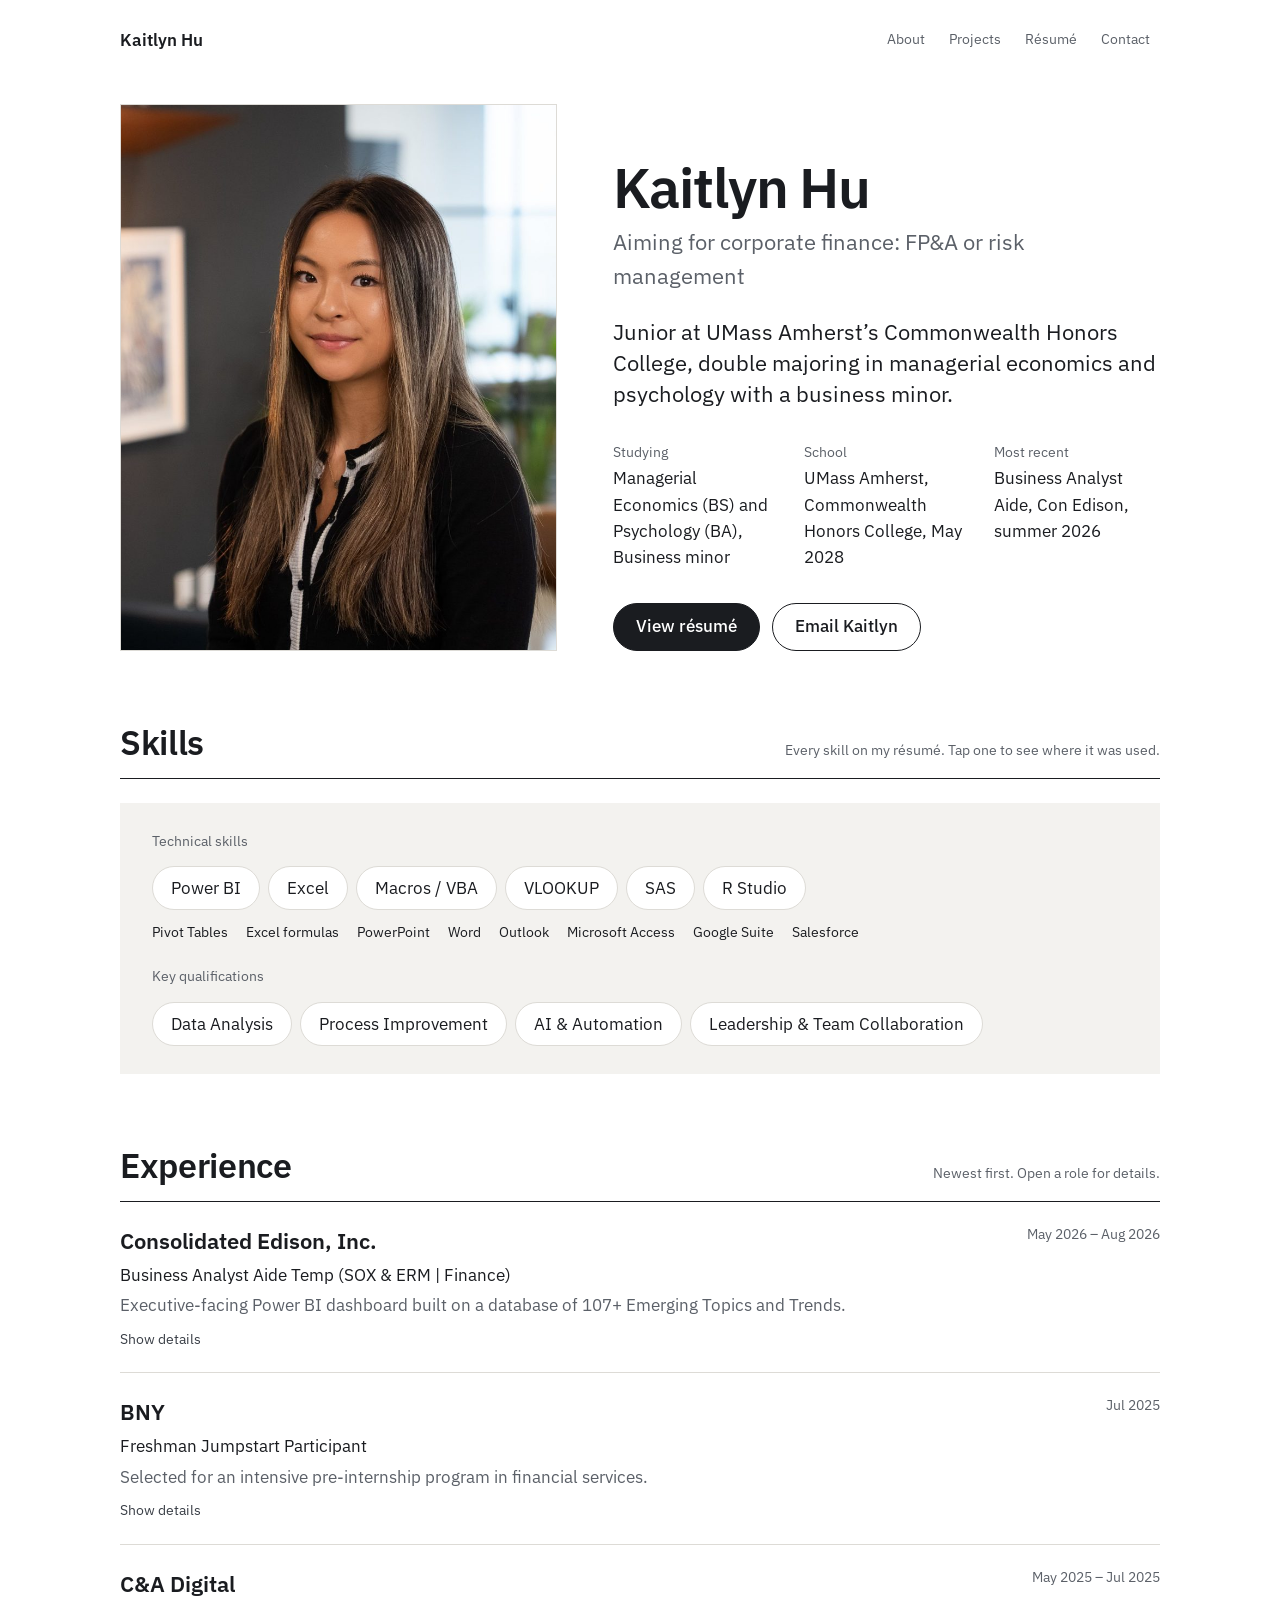
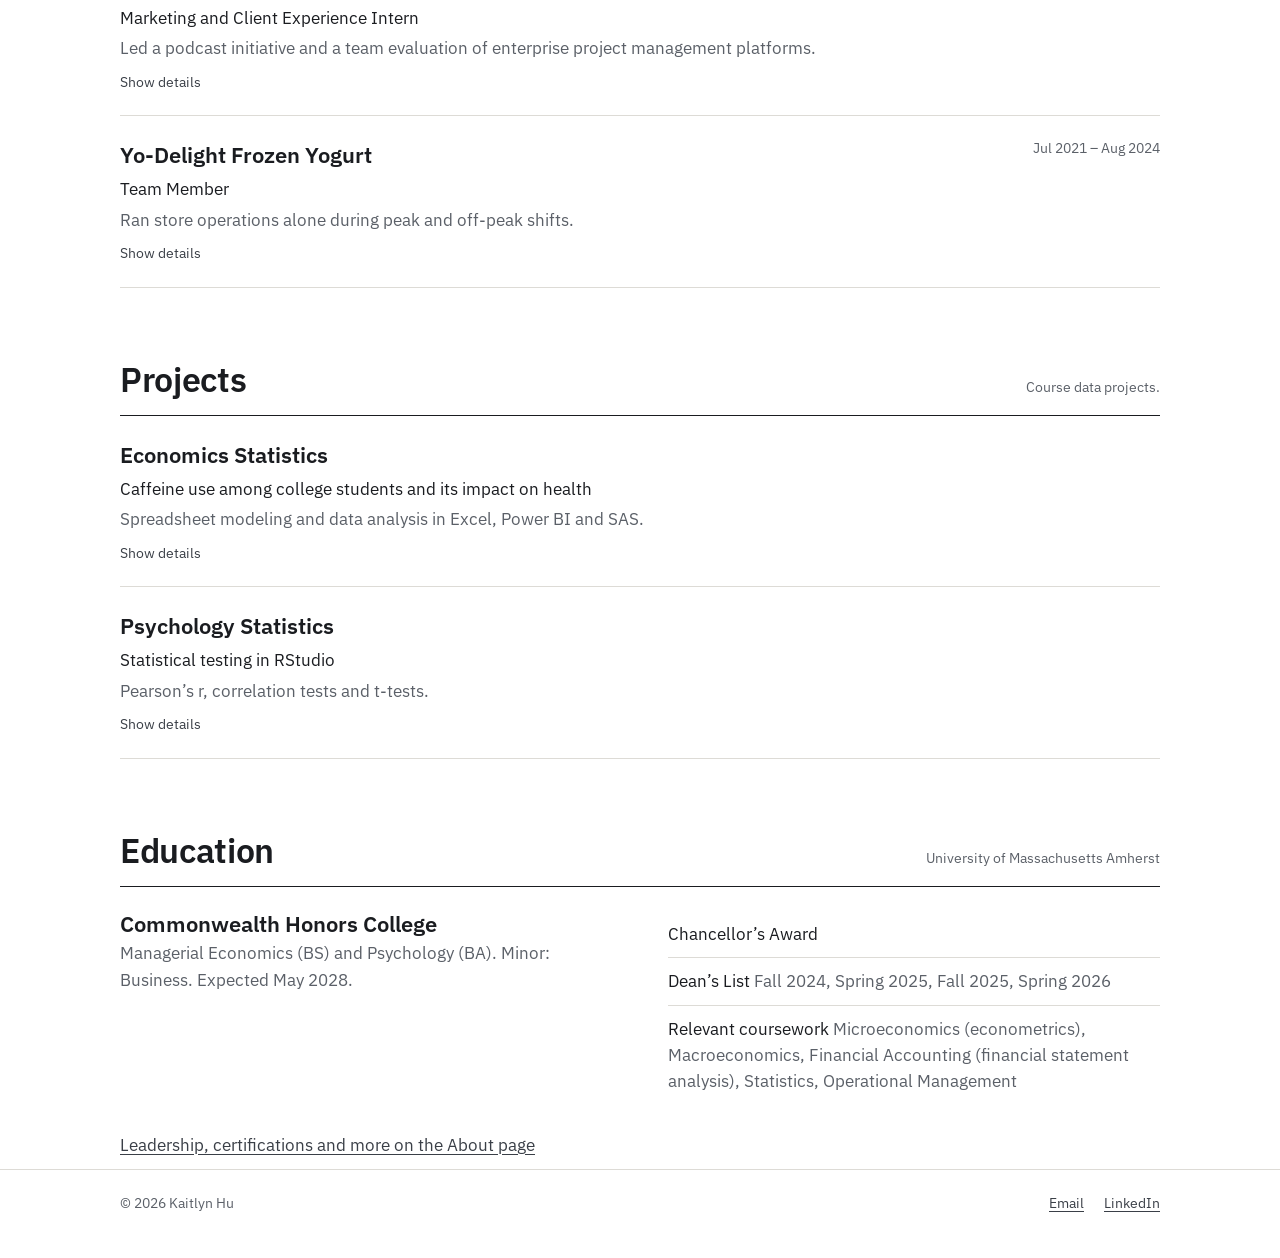
<file: index.html>
<!doctype html>
<html lang="en">
<head>
  <meta charset="utf-8">
  <meta name="viewport" content="width=device-width, initial-scale=1">
  <title>Kaitlyn Hu — Business Analyst</title>
  <meta name="description" content="Kaitlyn Hu: business analyst with experience in enterprise risk management, risk assessment and business intelligence. UMass Amherst, Commonwealth Honors College.">
  <meta name="theme-color" content="#FFFFFF">
  <meta property="og:title" content="Kaitlyn Hu — Business Analyst">
  <meta property="og:description" content="Enterprise risk management, risk assessment and business intelligence. Power BI, Excel/VBA, SAS, R.">
  <meta property="og:type" content="website">
  <meta property="og:image" content="./photo.jpg">
  <link rel="icon" href="data:image/svg+xml,%3Csvg xmlns='http://www.w3.org/2000/svg' viewBox='0 0 64 64'%3E%3Crect width='64' height='64' fill='%2315171C'/%3E%3Ctext x='32' y='42' font-family='Arial,sans-serif' font-size='28' font-weight='700' fill='white' text-anchor='middle'%3EKH%3C/text%3E%3C/svg%3E">
  <link rel="preconnect" href="https://fonts.googleapis.com">
  <link rel="preconnect" href="https://fonts.gstatic.com" crossorigin>
  <link href="https://fonts.googleapis.com/css2?family=IBM+Plex+Sans:wght@400;500;600&display=swap" rel="stylesheet">
  <link rel="stylesheet" href="./styles.css">
  <script src="./app.js" defer></script>
</head>
<body>
  <a class="skip" href="#main">Skip to content</a>

  <header class="site-header">
    <div class="wrap">
      <a class="wordmark" href="./index.html">Kaitlyn Hu</a>
      <nav class="site-nav" aria-label="Main">
        <a href="./about.html">About</a>
        <a href="./projects.html">Projects</a>
        <a href="./resume.html">Résumé</a>
        <a href="./contact.html">Contact</a>
      </nav>
    </div>
  </header>

  <main id="main" class="wrap">

    <!-- HERO: the photo is the largest element on the first screen -->
    <section class="hero" aria-label="Introduction">
      <figure class="hero-photo">
        <img src="./photo.jpg" width="800" height="1000" alt="Kaitlyn Hu">
      </figure>
      <div class="hero-text">
        <h1>Kaitlyn Hu</h1>
        <p class="role">Aiming for corporate finance: FP&amp;A or risk management</p>
        <!-- From Kaitlyn's Oct 29 build prompt, in her words -->
        <p class="lede">Junior at UMass Amherst’s Commonwealth Honors College, double majoring in managerial economics and psychology with a business minor.</p>
        <dl class="facts">
          <div><dt>Studying</dt><dd>Managerial Economics (BS) and Psychology (BA), Business minor</dd></div>
          <div><dt>School</dt><dd>UMass Amherst, Commonwealth Honors College, <time datetime="2028-05">May 2028</time></dd></div>
          <div><dt>Most recent</dt><dd>Business Analyst Aide, Con Edison, summer 2026</dd></div>
        </dl>
        <div class="actions">
          <a class="btn primary" href="./resume.html">View résumé</a>
          <a class="btn" href="mailto:kait.huuu@gmail.com">Email Kaitlyn</a>
        </div>
      </div>
    </section>

    <!-- THE ONE LIVE THING: pick a tool, see the real work it was used in -->
    <section id="used-where" aria-labelledby="used-where-h">
      <div class="section-head">
        <h2 id="used-where-h">Skills</h2>
        <p>Every skill on my résumé. Tap one to see where it was used.</p>
      </div>
      <div class="tool-bar" data-tool-bar>
        <p class="group-label first">Technical skills</p>
        <div class="tools" role="group" aria-label="Technical skills">
          <button class="tool" type="button" data-tool="powerbi" aria-pressed="false">Power BI</button>
          <button class="tool" type="button" data-tool="excel" aria-pressed="false">Excel</button>
          <button class="tool" type="button" data-tool="vba" aria-pressed="false">Macros / VBA</button>
          <button class="tool" type="button" data-tool="vlookup" aria-pressed="false">VLOOKUP</button>
          <button class="tool" type="button" data-tool="sas" aria-pressed="false">SAS</button>
          <button class="tool" type="button" data-tool="r" aria-pressed="false">R Studio</button>
        </div>
        <!-- Also in the résumé's skills line, but no bullet names them, so they are listed, not linked. -->
        <ul class="chips" aria-label="More technical skills">
          <li>Pivot Tables</li><li>Excel formulas</li><li>PowerPoint</li><li>Word</li><li>Outlook</li>
          <li>Microsoft Access</li><li>Google Suite</li><li>Salesforce</li>
        </ul>

        <p class="group-label">Key qualifications</p>
        <div class="tools" role="group" aria-label="Key qualifications">
          <button class="tool" type="button" data-tool="dataanalysis" aria-pressed="false">Data Analysis</button>
          <button class="tool" type="button" data-tool="processimprovement" aria-pressed="false">Process Improvement</button>
          <button class="tool" type="button" data-tool="automation" aria-pressed="false">AI &amp; Automation</button>
          <button class="tool" type="button" data-tool="leadership" aria-pressed="false">Leadership &amp; Team Collaboration</button>
        </div>

        <!-- While a skill is selected this becomes a bar fixed to the bottom of the screen,
             so the result is visible on a phone even though the rows are further down. -->
        <div class="filter-status" data-filter-status>
          <p class="status" data-status aria-live="polite"></p>
          <a class="jump" data-jump href="#experience" hidden>See where</a>
          <button class="tool clear" type="button" data-clear hidden>Show all</button>
        </div>
      </div>
    </section>

    <!-- EXPERIENCE: wording from the résumé -->
    <section id="experience" aria-labelledby="experience-h">
      <div class="section-head">
        <h2 id="experience-h">Experience</h2>
        <p>Newest first. Open a role for details.</p>
      </div>
      <ul class="list">
        <li id="exp-conedison" class="item" data-tools="powerbi vba processimprovement automation">
          <details>
            <summary>
              <span class="org">Consolidated Edison, Inc.</span>
              <span class="when"><time datetime="2026-05">May 2026</time> – <time datetime="2026-08">Aug 2026</time></span>
              <span class="title">Business Analyst Aide Temp (SOX &amp; ERM | Finance)</span>
              <span class="result">Executive-facing Power BI dashboard built on a database of 107+ Emerging Topics and Trends.</span>
              <span class="toggle" aria-hidden="true"></span>
            </summary>
            <div class="body">
              <p class="where">New York, NY</p>
              <ul>
                <li data-tools="powerbi">Produced an executive-facing Power BI dashboard, leveraging a database of 107+ Emerging Topics and Trends (ETTs), enabling leadership to see department-level risks, monitor key risk indicators (KRIs), and support data-driven risk decisions.</li>
                <li>Compiled, validated, and prepopulated critical data for corporate and departmental risk reports, improving KPI reporting, streamlining reporting workflows by 25% and delivering actionable risk insights to senior stakeholders.</li>
                <li data-tools="vba processimprovement automation">Developed and implemented a VBA macro to automate the data entry of historical emerging trends and technologies, reducing manual entry time by over 50% and driving process improvement across reporting activities.</li>
              </ul>
              <ul class="tags" aria-label="Tools used">
                <li data-tools="powerbi">Power BI</li>
                <li data-tools="vba">VBA</li>
              </ul>
            </div>
          </details>
        </li>

        <li id="exp-bny" class="item" data-tools="">
          <details>
            <summary>
              <span class="org">BNY</span>
              <span class="when"><time datetime="2025-07">Jul 2025</time></span>
              <span class="title">Freshman Jumpstart Participant</span>
              <span class="result">Selected for an intensive pre-internship program in financial services.</span>
              <span class="toggle" aria-hidden="true"></span>
            </summary>
            <div class="body">
              <ul>
                <li>Selected for an intensive pre-internship program, gaining hands-on exposure to financial services functions and analyst processes while completing advanced workshops in business communication and early-career strategy.</li>
              </ul>
            </div>
          </details>
        </li>

        <li id="exp-ca" class="item" data-tools="leadership">
          <details>
            <summary>
              <span class="org">C&amp;A Digital</span>
              <span class="when"><time datetime="2025-05">May 2025</time> – <time datetime="2025-07">Jul 2025</time></span>
              <span class="title">Marketing and Client Experience Intern</span>
              <span class="result">Led a podcast initiative and a team evaluation of enterprise project management platforms.</span>
              <span class="toggle" aria-hidden="true"></span>
            </summary>
            <div class="body">
              <p class="where">White Plains, NY</p>
              <ul>
                <li data-tools="leadership">Spearheaded a podcast initiative, leading cross-functional teams to align digital content with brand messaging. Demonstrated written and verbal communications skills and the ability to navigate through ambiguity.</li>
                <li data-tools="leadership">Led a team in evaluating enterprise project management platforms, conducting business process analysis and presenting strategic recommendations to leadership to optimize project workflows. Demonstrated strong interpersonal, written, and oral communication skills when presenting the new project management tool.</li>
              </ul>
            </div>
          </details>
        </li>

        <li id="exp-yodelight" class="item" data-tools="">
          <details>
            <summary>
              <span class="org">Yo-Delight Frozen Yogurt</span>
              <span class="when"><time datetime="2021-07">Jul 2021</time> – <time datetime="2024-08">Aug 2024</time></span>
              <span class="title">Team Member</span>
              <span class="result">Ran store operations alone during peak and off-peak shifts.</span>
              <span class="toggle" aria-hidden="true"></span>
            </summary>
            <div class="body">
              <p class="where">Waldwick, NJ</p>
              <ul>
                <li>Solely operated store operations during peak and off-peak shifts, seamlessly managing customer flow, machine maintenance, and food prep simultaneously. Demonstrated ability to work in a fast-paced environment.</li>
              </ul>
            </div>
          </details>
        </li>
      </ul>
    </section>

    <!-- PROJECTS: from "Technical Project Experience" on the résumé -->
    <section id="projects" aria-labelledby="projects-h">
      <div class="section-head">
        <h2 id="projects-h">Projects</h2>
        <p>Course data projects.</p>
      </div>
      <ul class="list">
        <li id="proj-econ" class="item" data-tools="excel powerbi sas vlookup dataanalysis leadership">
          <details>
            <summary>
              <span class="org">Economics Statistics</span>
              <span class="title">Caffeine use among college students and its impact on health</span>
              <span class="result">Spreadsheet modeling and data analysis in Excel, Power BI and SAS.</span>
              <span class="toggle" aria-hidden="true"></span>
            </summary>
            <div class="body">
              <ul>
                <li data-tools="excel dataanalysis">Gained expertise in spreadsheet modeling and data analysis in Microsoft Excel.</li>
                <li data-tools="dataanalysis">Researched, cleaned, and analyzed datasets on caffeine use amongst college students and impact on health.</li>
                <li data-tools="excel powerbi vlookup">Utilized Excel tools such as VLOOKUP and Microsoft Power BI.</li>
                <li data-tools="sas dataanalysis">Utilized SAS scripting tools to create mosaic graphs and histograms, strengthening data analysis and management skills.</li>
                <li data-tools="leadership">Assumed leadership duties with collaborative team skills.</li>
              </ul>
              <ul class="tags" aria-label="Tools used">
                <li data-tools="excel">Excel</li>
                <li data-tools="powerbi">Power BI</li>
                <li data-tools="sas">SAS</li>
              </ul>
            </div>
          </details>
        </li>
        <li id="proj-psych" class="item" data-tools="r dataanalysis">
          <details>
            <summary>
              <span class="org">Psychology Statistics</span>
              <span class="title">Statistical testing in RStudio</span>
              <span class="result">Pearson’s r, correlation tests and t-tests.</span>
              <span class="toggle" aria-hidden="true"></span>
            </summary>
            <div class="body">
              <ul>
                <li data-tools="r dataanalysis">Utilized RStudio to analyze datasets and identify Pearson’s r, correlation tests, and t-tests.</li>
              </ul>
              <ul class="tags" aria-label="Tools used">
                <li data-tools="r">R (RStudio)</li>
              </ul>
            </div>
          </details>
        </li>
      </ul>
    </section>

    <!-- EDUCATION snapshot -->
    <section id="education" aria-labelledby="education-h">
      <div class="section-head">
        <h2 id="education-h">Education</h2>
        <p>University of Massachusetts Amherst</p>
      </div>
      <div class="split">
        <div>
          <h3>Commonwealth Honors College</h3>
          <p class="sub">Managerial Economics (BS) and Psychology (BA). Minor: Business. Expected <time datetime="2028-05">May 2028</time>.</p>
        </div>
        <ul class="plain-list">
          <li>Chancellor’s Award</li>
          <li>Dean’s List <span class="muted">Fall 2024, Spring 2025, Fall 2025, Spring 2026</span></li>
          <li>Relevant coursework <span class="muted">Microeconomics (econometrics), Macroeconomics, Financial Accounting (financial statement analysis), Statistics, Operational Management</span></li>
        </ul>
      </div>
      <p class="more"><a class="tap" href="./about.html">Leadership, certifications and more on the About page</a></p>
    </section>

  </main>

  <footer class="site-footer">
    <div class="wrap">
      <span>© 2026 Kaitlyn Hu</span>
      <nav class="footer-links" aria-label="Contact"><a href="mailto:kait.huuu@gmail.com">Email</a><a href="https://www.linkedin.com/in/kaitlyn-hu/">LinkedIn</a></nav>
    </div>
  </footer>
</body>
</html>
</file>
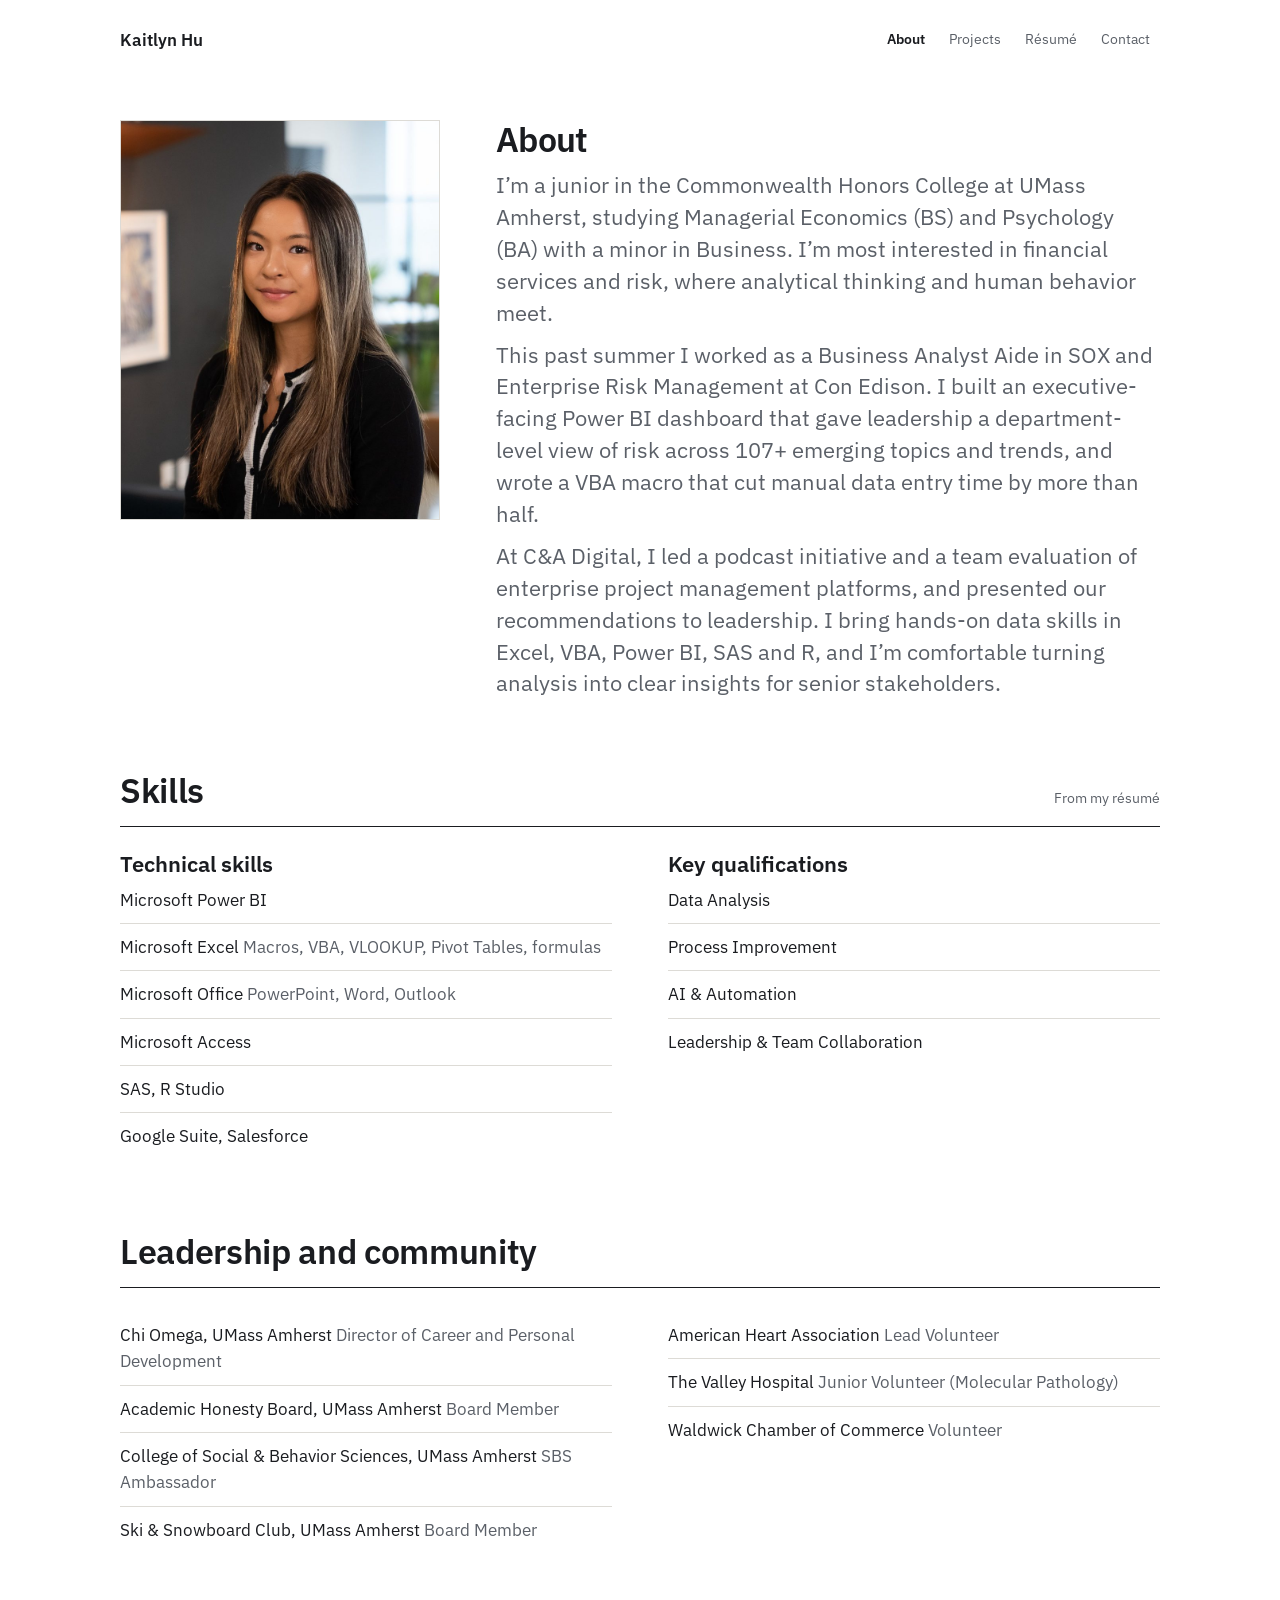
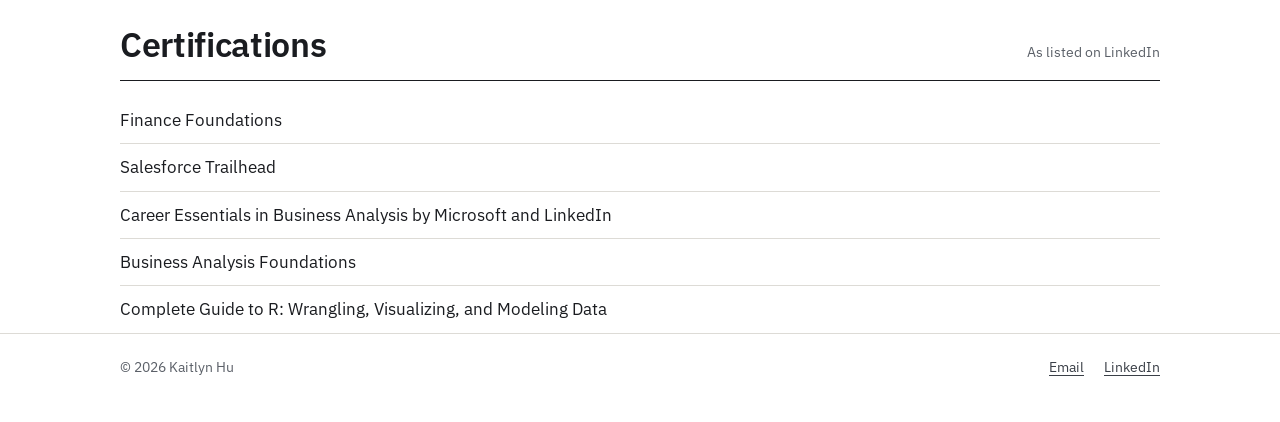
<file: about.html>
<!doctype html>
<html lang="en">
<head>
  <meta charset="utf-8">
  <meta name="viewport" content="width=device-width, initial-scale=1">
  <title>About — Kaitlyn Hu</title>
  <meta name="description" content="About Kaitlyn Hu: UMass Amherst honors student in Managerial Economics and Psychology, interested in financial services, risk and data.">
  <meta name="theme-color" content="#FFFFFF">
  <meta property="og:title" content="Kaitlyn Hu — Business Analyst">
  <meta property="og:description" content="Enterprise risk management, risk assessment and business intelligence. Power BI, Excel/VBA, SAS, R.">
  <meta property="og:type" content="website">
  <meta property="og:image" content="./photo.jpg">
  <link rel="icon" href="data:image/svg+xml,%3Csvg xmlns='http://www.w3.org/2000/svg' viewBox='0 0 64 64'%3E%3Crect width='64' height='64' fill='%2315171C'/%3E%3Ctext x='32' y='42' font-family='Arial,sans-serif' font-size='28' font-weight='700' fill='white' text-anchor='middle'%3EKH%3C/text%3E%3C/svg%3E">
  <link rel="preconnect" href="https://fonts.googleapis.com">
  <link rel="preconnect" href="https://fonts.gstatic.com" crossorigin>
  <link href="https://fonts.googleapis.com/css2?family=IBM+Plex+Sans:wght@400;500;600&display=swap" rel="stylesheet">
  <link rel="stylesheet" href="./styles.css">
</head>
<body>
  <a class="skip" href="#main">Skip to content</a>

  <header class="site-header">
    <div class="wrap">
      <a class="wordmark" href="./index.html">Kaitlyn Hu</a>
      <nav class="site-nav" aria-label="Main">
        <a href="./about.html" aria-current="page">About</a>
        <a href="./projects.html">Projects</a>
        <a href="./resume.html">Résumé</a>
        <a href="./contact.html">Contact</a>
      </nav>
    </div>
  </header>

  <main id="main" class="wrap">

    <section class="about-head page-title" aria-label="About Kaitlyn">
      <img src="./photo.jpg" width="800" height="1000" alt="Kaitlyn Hu" loading="lazy">
      <div>
        <h1>About</h1>
        <!-- Rewritten by Claude at Kaitlyn's request (Oct 27, 2026), using only facts from her résumé,
             LinkedIn profile and CLAUDE.md. Kaitlyn: edit into your own words and disclose AI use. -->
        <p class="summary">I’m a junior in the Commonwealth Honors College at UMass Amherst, studying Managerial Economics (BS) and Psychology (BA) with a minor in Business. I’m most interested in financial services and risk, where analytical thinking and human behavior meet.</p>
        <p class="summary">This past summer I worked as a Business Analyst Aide in SOX and Enterprise Risk Management at Con Edison. I built an executive-facing Power BI dashboard that gave leadership a department-level view of risk across 107+ emerging topics and trends, and wrote a VBA macro that cut manual data entry time by more than half.</p>
        <p class="summary">At C&amp;A Digital, I led a podcast initiative and a team evaluation of enterprise project management platforms, and presented our recommendations to leadership. I bring hands-on data skills in Excel, VBA, Power BI, SAS and R, and I’m comfortable turning analysis into clear insights for senior stakeholders.</p>
      </div>
    </section>

    <section aria-labelledby="strengths-h">
      <div class="section-head"><h2 id="strengths-h">Skills</h2><p>From my résumé</p></div>
      <div class="split">
        <div>
          <h3>Technical skills</h3>
          <ul class="plain-list">
            <li>Microsoft Power BI</li>
            <li>Microsoft Excel <span class="muted">Macros, VBA, VLOOKUP, Pivot Tables, formulas</span></li>
            <li>Microsoft Office <span class="muted">PowerPoint, Word, Outlook</span></li>
            <li>Microsoft Access</li>
            <li>SAS, R Studio</li>
            <li>Google Suite, Salesforce</li>
          </ul>
        </div>
        <div>
          <h3>Key qualifications</h3>
          <ul class="plain-list">
            <li>Data Analysis</li>
            <li>Process Improvement</li>
            <li>AI &amp; Automation</li>
            <li>Leadership &amp; Team Collaboration</li>
          </ul>
        </div>
      </div>
    </section>

    <section aria-labelledby="lead-h">
      <div class="section-head"><h2 id="lead-h">Leadership and community</h2></div>
      <div class="split">
        <ul class="plain-list">
          <li>Chi Omega, UMass Amherst <span class="muted">Director of Career and Personal Development</span></li>
          <li>Academic Honesty Board, UMass Amherst <span class="muted">Board Member</span></li>
          <li>College of Social &amp; Behavior Sciences, UMass Amherst <span class="muted">SBS Ambassador</span></li>
          <li>Ski &amp; Snowboard Club, UMass Amherst <span class="muted">Board Member</span></li>
        </ul>
        <ul class="plain-list">
          <li>American Heart Association <span class="muted">Lead Volunteer</span></li>
          <li>The Valley Hospital <span class="muted">Junior Volunteer (Molecular Pathology)</span></li>
          <li>Waldwick Chamber of Commerce <span class="muted">Volunteer</span></li>
        </ul>
      </div>
    </section>

    <section aria-labelledby="cert-h">
      <div class="section-head"><h2 id="cert-h">Certifications</h2><p>As listed on LinkedIn</p></div>
      <ul class="plain-list" style="padding-top:16px">
        <li>Finance Foundations</li>
        <li>Salesforce Trailhead</li>
        <li>Career Essentials in Business Analysis by Microsoft and LinkedIn</li>
        <li>Business Analysis Foundations</li>
        <li>Complete Guide to R: Wrangling, Visualizing, and Modeling Data</li>
      </ul>
    </section>
  </main>

  <footer class="site-footer">
    <div class="wrap">
      <span>© 2026 Kaitlyn Hu</span>
      <nav class="footer-links" aria-label="Contact"><a href="mailto:kait.huuu@gmail.com">Email</a><a href="https://www.linkedin.com/in/kaitlyn-hu/">LinkedIn</a></nav>
    </div>
  </footer>
</body>
</html>
</file>
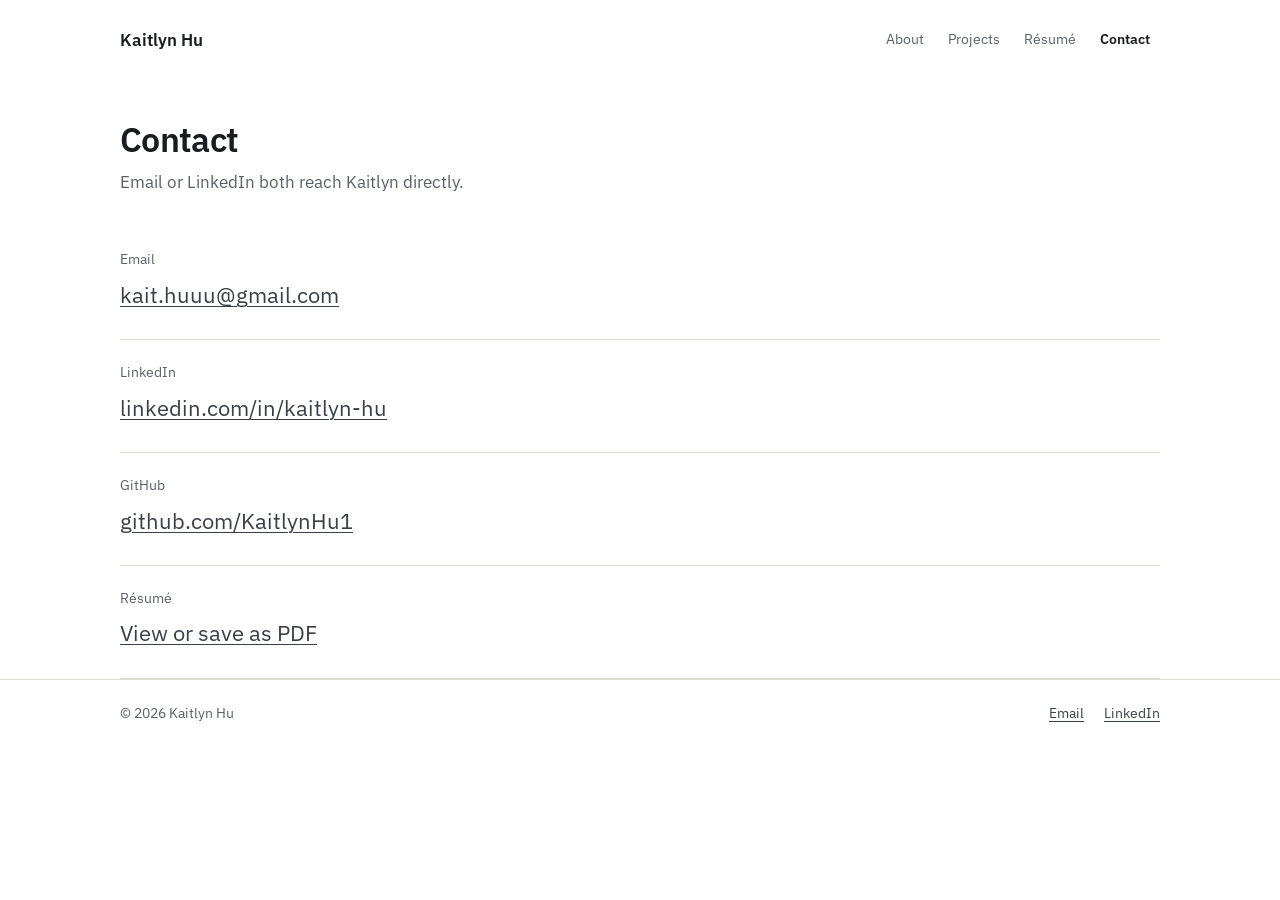
<file: contact.html>
<!doctype html>
<html lang="en">
<head>
  <meta charset="utf-8">
  <meta name="viewport" content="width=device-width, initial-scale=1">
  <title>Contact — Kaitlyn Hu</title>
  <meta name="description" content="Contact Kaitlyn Hu by email or LinkedIn.">
  <meta name="theme-color" content="#FFFFFF">
  <meta property="og:title" content="Kaitlyn Hu — Business Analyst">
  <meta property="og:description" content="Enterprise risk management, risk assessment and business intelligence. Power BI, Excel/VBA, SAS, R.">
  <meta property="og:type" content="website">
  <meta property="og:image" content="./photo.jpg">
  <link rel="icon" href="data:image/svg+xml,%3Csvg xmlns='http://www.w3.org/2000/svg' viewBox='0 0 64 64'%3E%3Crect width='64' height='64' fill='%2315171C'/%3E%3Ctext x='32' y='42' font-family='Arial,sans-serif' font-size='28' font-weight='700' fill='white' text-anchor='middle'%3EKH%3C/text%3E%3C/svg%3E">
  <link rel="preconnect" href="https://fonts.googleapis.com">
  <link rel="preconnect" href="https://fonts.gstatic.com" crossorigin>
  <link href="https://fonts.googleapis.com/css2?family=IBM+Plex+Sans:wght@400;500;600&display=swap" rel="stylesheet">
  <link rel="stylesheet" href="./styles.css">
</head>
<body>
  <a class="skip" href="#main">Skip to content</a>

  <header class="site-header">
    <div class="wrap">
      <a class="wordmark" href="./index.html">Kaitlyn Hu</a>
      <nav class="site-nav" aria-label="Main">
        <a href="./about.html">About</a>
        <a href="./projects.html">Projects</a>
        <a href="./resume.html">Résumé</a>
        <a href="./contact.html" aria-current="page">Contact</a>
      </nav>
    </div>
  </header>

  <main id="main" class="wrap">

    <section class="page-title" aria-labelledby="c-h">
      <h1 id="c-h">Contact</h1>
      <p>Email or LinkedIn both reach Kaitlyn directly.</p>
      <ul class="contact-list">
        <li><span class="label">Email</span><a href="mailto:kait.huuu@gmail.com">kait.huuu@gmail.com</a></li>
        <li><span class="label">LinkedIn</span><a href="https://www.linkedin.com/in/kaitlyn-hu/">linkedin.com/in/kaitlyn-hu</a></li>
        <li><span class="label">GitHub</span><a href="https://github.com/KaitlynHu1">github.com/KaitlynHu1</a></li>
        <li><span class="label">Résumé</span><a href="./resume.html">View or save as PDF</a></li>
      </ul>
    </section>
  </main>

  <footer class="site-footer">
    <div class="wrap">
      <span>© 2026 Kaitlyn Hu</span>
      <nav class="footer-links" aria-label="Contact"><a href="mailto:kait.huuu@gmail.com">Email</a><a href="https://www.linkedin.com/in/kaitlyn-hu/">LinkedIn</a></nav>
    </div>
  </footer>
</body>
</html>
</file>
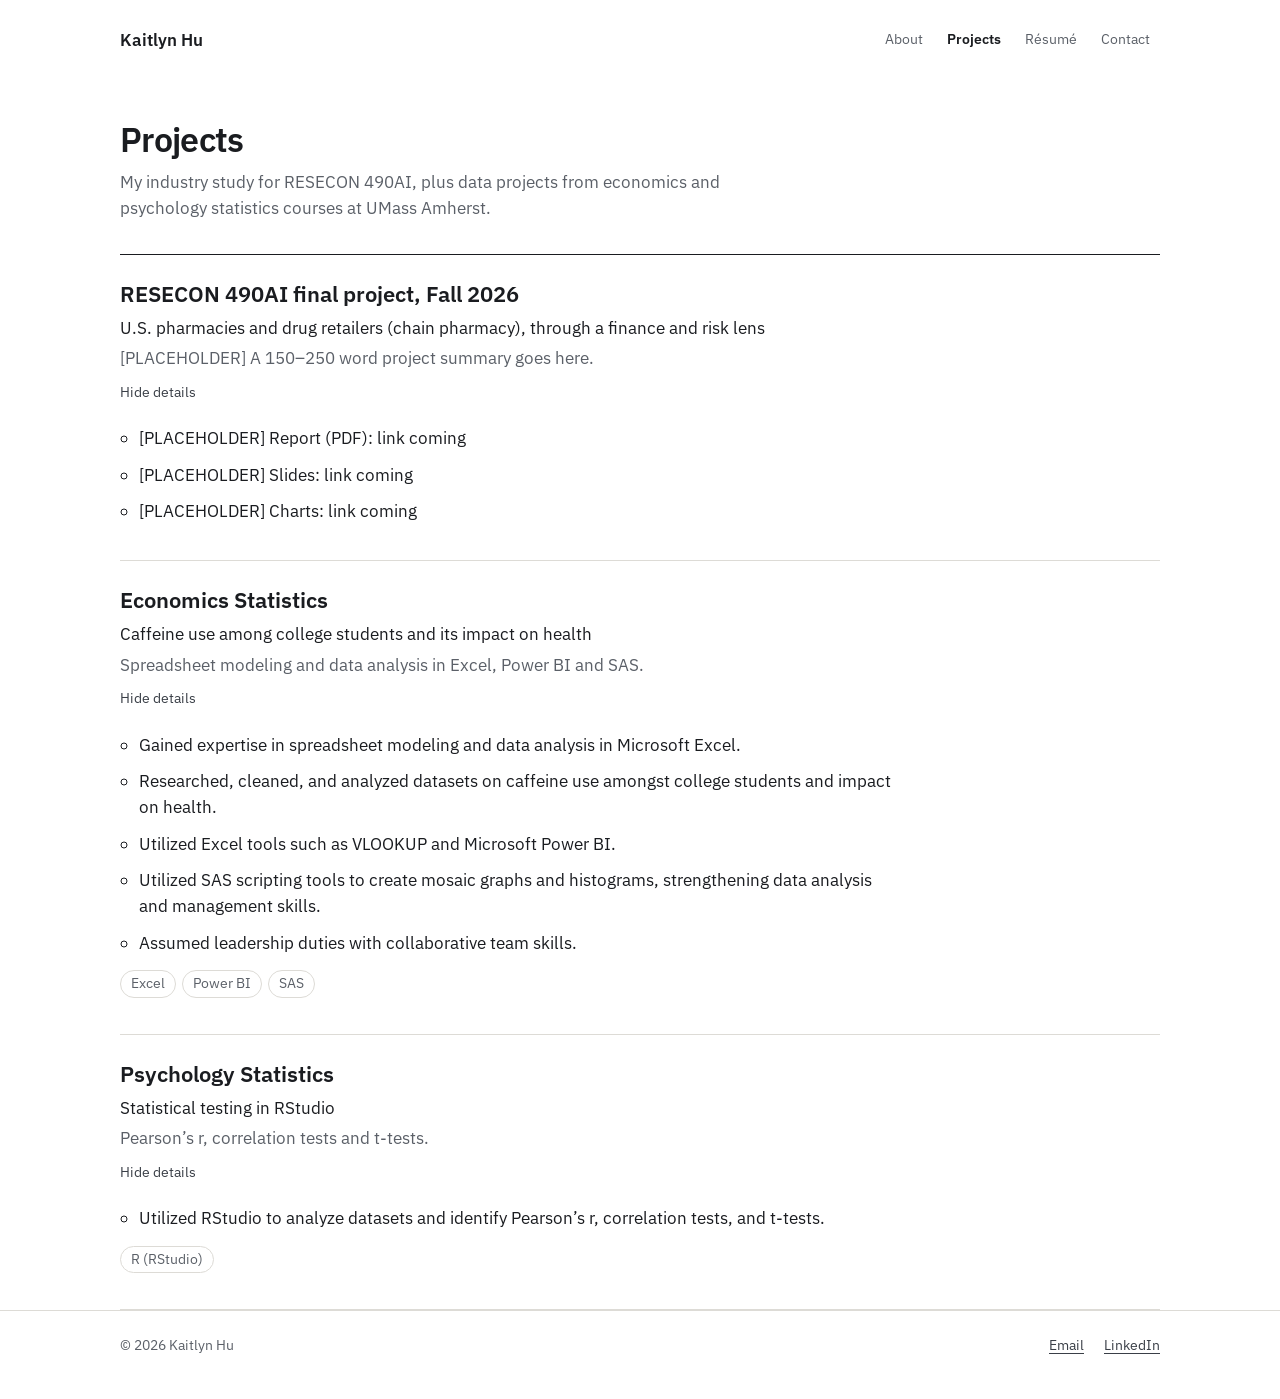
<file: projects.html>
<!doctype html>
<html lang="en">
<head>
  <meta charset="utf-8">
  <meta name="viewport" content="width=device-width, initial-scale=1">
  <title>Projects — Kaitlyn Hu</title>
  <meta name="description" content="Data projects by Kaitlyn Hu: Excel, Power BI, SAS and RStudio analysis from UMass Amherst statistics courses.">
  <meta name="theme-color" content="#FFFFFF">
  <meta property="og:title" content="Kaitlyn Hu — Business Analyst">
  <meta property="og:description" content="Enterprise risk management, risk assessment and business intelligence. Power BI, Excel/VBA, SAS, R.">
  <meta property="og:type" content="website">
  <meta property="og:image" content="./photo.jpg">
  <link rel="icon" href="data:image/svg+xml,%3Csvg xmlns='http://www.w3.org/2000/svg' viewBox='0 0 64 64'%3E%3Crect width='64' height='64' fill='%2315171C'/%3E%3Ctext x='32' y='42' font-family='Arial,sans-serif' font-size='28' font-weight='700' fill='white' text-anchor='middle'%3EKH%3C/text%3E%3C/svg%3E">
  <link rel="preconnect" href="https://fonts.googleapis.com">
  <link rel="preconnect" href="https://fonts.gstatic.com" crossorigin>
  <link href="https://fonts.googleapis.com/css2?family=IBM+Plex+Sans:wght@400;500;600&display=swap" rel="stylesheet">
  <link rel="stylesheet" href="./styles.css">
</head>
<body>
  <a class="skip" href="#main">Skip to content</a>

  <header class="site-header">
    <div class="wrap">
      <a class="wordmark" href="./index.html">Kaitlyn Hu</a>
      <nav class="site-nav" aria-label="Main">
        <a href="./about.html">About</a>
        <a href="./projects.html" aria-current="page">Projects</a>
        <a href="./resume.html">Résumé</a>
        <a href="./contact.html">Contact</a>
      </nav>
    </div>
  </header>

  <main id="main" class="wrap">

    <section class="page-title" aria-labelledby="p-h">
      <h1 id="p-h">Projects</h1>
      <p>My industry study for RESECON 490AI, plus data projects from economics and psychology statistics courses at UMass Amherst.</p>
    </section>
    <section style="padding-top:32px" aria-label="Project list">
      <ul class="list" style="border-top:1px solid var(--ink)">
        <!-- Industry study card. Title from project/industry_interview.md; links are placeholders until the report, slides and charts exist -->
        <li class="item" id="industry-study">
          <details open>
            <summary>
              <span class="org">RESECON 490AI final project, Fall 2026</span>
              <span class="title">U.S. pharmacies and drug retailers (chain pharmacy), through a finance and risk lens</span>
              <span class="result">[PLACEHOLDER] A 150–250 word project summary goes here.</span>
              <span class="toggle" aria-hidden="true"></span>
            </summary>
            <div class="body">
              <!-- Plain text, not links, so there are no dead links before the files exist -->
              <ul>
                <li>[PLACEHOLDER] Report (PDF): link coming</li>
                <li>[PLACEHOLDER] Slides: link coming</li>
                <li>[PLACEHOLDER] Charts: link coming</li>
              </ul>
            </div>
          </details>
        </li>
        <li class="item" data-tools="excel powerbi sas vlookup dataanalysis leadership">
          <details open>
            <summary>
              <span class="org">Economics Statistics</span>
              <span class="title">Caffeine use among college students and its impact on health</span>
              <span class="result">Spreadsheet modeling and data analysis in Excel, Power BI and SAS.</span>
              <span class="toggle" aria-hidden="true"></span>
            </summary>
            <div class="body">
              <ul>
                <li data-tools="excel dataanalysis">Gained expertise in spreadsheet modeling and data analysis in Microsoft Excel.</li>
                <li data-tools="dataanalysis">Researched, cleaned, and analyzed datasets on caffeine use amongst college students and impact on health.</li>
                <li data-tools="excel powerbi vlookup">Utilized Excel tools such as VLOOKUP and Microsoft Power BI.</li>
                <li data-tools="sas dataanalysis">Utilized SAS scripting tools to create mosaic graphs and histograms, strengthening data analysis and management skills.</li>
                <li data-tools="leadership">Assumed leadership duties with collaborative team skills.</li>
              </ul>
              <ul class="tags" aria-label="Tools used">
                <li data-tools="excel">Excel</li>
                <li data-tools="powerbi">Power BI</li>
                <li data-tools="sas">SAS</li>
              </ul>
            </div>
          </details>
        </li>
        <li class="item" data-tools="r dataanalysis">
          <details open>
            <summary>
              <span class="org">Psychology Statistics</span>
              <span class="title">Statistical testing in RStudio</span>
              <span class="result">Pearson’s r, correlation tests and t-tests.</span>
              <span class="toggle" aria-hidden="true"></span>
            </summary>
            <div class="body">
              <ul>
                <li data-tools="r dataanalysis">Utilized RStudio to analyze datasets and identify Pearson’s r, correlation tests, and t-tests.</li>
              </ul>
              <ul class="tags" aria-label="Tools used">
                <li data-tools="r">R (RStudio)</li>
              </ul>
            </div>
          </details>
        </li>
      </ul>
    </section>
  </main>

  <footer class="site-footer">
    <div class="wrap">
      <span>© 2026 Kaitlyn Hu</span>
      <nav class="footer-links" aria-label="Contact"><a href="mailto:kait.huuu@gmail.com">Email</a><a href="https://www.linkedin.com/in/kaitlyn-hu/">LinkedIn</a></nav>
    </div>
  </footer>
</body>
</html>
</file>
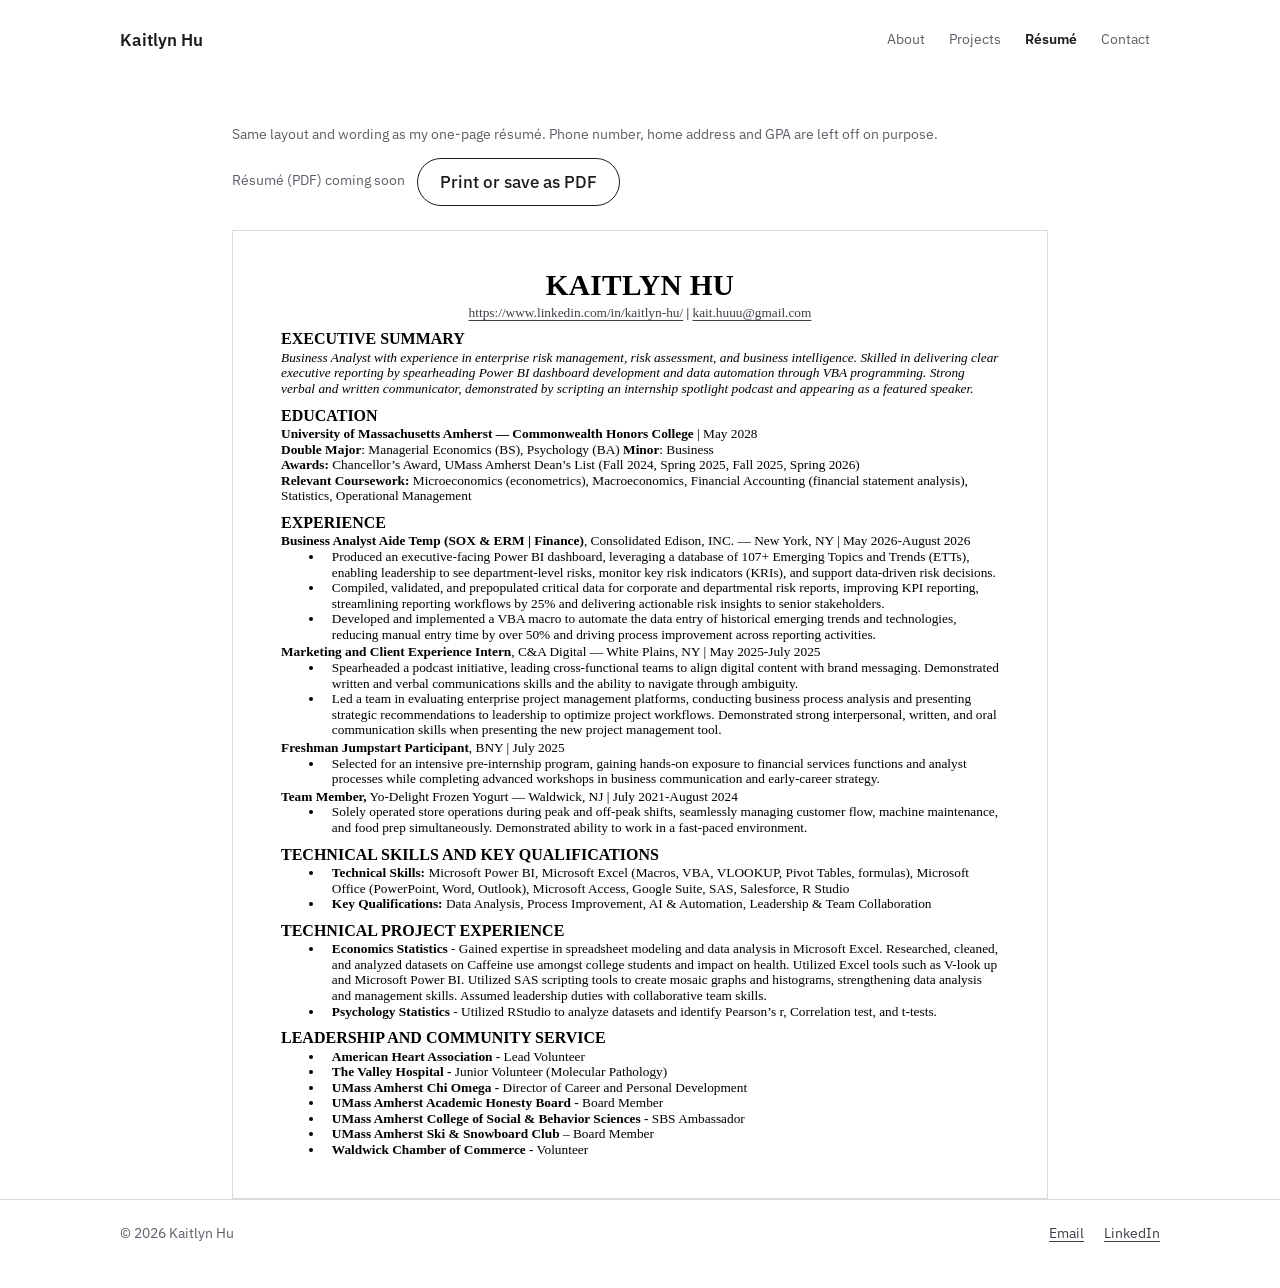
<file: resume.html>
<!doctype html>
<html lang="en">
<head>
  <meta charset="utf-8">
  <meta name="viewport" content="width=device-width, initial-scale=1">
  <title>Résumé — Kaitlyn Hu</title>
  <meta name="description" content="Résumé of Kaitlyn Hu, business analyst: Con Edison, C&amp;A Digital, BNY; UMass Amherst Commonwealth Honors College.">
  <meta name="theme-color" content="#FFFFFF">
  <meta property="og:title" content="Kaitlyn Hu — Business Analyst">
  <meta property="og:description" content="Enterprise risk management, risk assessment and business intelligence. Power BI, Excel/VBA, SAS, R.">
  <meta property="og:type" content="website">
  <meta property="og:image" content="./photo.jpg">
  <link rel="icon" href="data:image/svg+xml,%3Csvg xmlns='http://www.w3.org/2000/svg' viewBox='0 0 64 64'%3E%3Crect width='64' height='64' fill='%2315171C'/%3E%3Ctext x='32' y='42' font-family='Arial,sans-serif' font-size='28' font-weight='700' fill='white' text-anchor='middle'%3EKH%3C/text%3E%3C/svg%3E">
  <link rel="preconnect" href="https://fonts.googleapis.com">
  <link rel="preconnect" href="https://fonts.gstatic.com" crossorigin>
  <link href="https://fonts.googleapis.com/css2?family=IBM+Plex+Sans:wght@400;500;600&display=swap" rel="stylesheet">
  <link rel="stylesheet" href="./styles.css">
</head>
<body>
  <a class="skip" href="#main">Skip to content</a>

  <header class="site-header">
    <div class="wrap">
      <a class="wordmark" href="./index.html">Kaitlyn Hu</a>
      <nav class="site-nav" aria-label="Main">
        <a href="./about.html">About</a>
        <a href="./projects.html">Projects</a>
        <a href="./resume.html" aria-current="page">Résumé</a>
        <a href="./contact.html">Contact</a>
      </nav>
    </div>
  </header>

  <main id="main" class="wrap">
    <div class="resume-actions no-print">
      <p class="source-note">Same layout and wording as my one-page résumé. Phone number, home address and GPA are left off on purpose.</p>
      <div class="resume-buttons">
        <!-- No site/resume.pdf yet (the current PDF lists a GPA), so no link -->
        <p class="source-note">Résumé (PDF) coming soon</p>
        <button class="btn" type="button" onclick="window.print()">Print or save as PDF</button>
      </div>
    </div>

    <!-- The sheet below copies the original résumé (Times New Roman, letter size, one page) -->
    <article class="sheet" aria-label="Résumé">
      <h1 class="r-name">KAITLYN HU</h1>
      <p class="r-contact"><a href="https://www.linkedin.com/in/kaitlyn-hu/">https://www.linkedin.com/in/kaitlyn-hu/</a> | <a href="mailto:kait.huuu@gmail.com">kait.huuu@gmail.com</a></p>

      <h2>EXECUTIVE SUMMARY</h2>
      <p><em>Business Analyst with experience in enterprise risk management, risk assessment, and business intelligence. Skilled in delivering clear executive reporting by spearheading Power BI dashboard development and data automation through VBA programming. Strong verbal and written communicator, demonstrated by scripting an internship spotlight podcast and appearing as a featured speaker.</em></p>

      <h2>EDUCATION</h2>
      <p><strong>University of Massachusetts Amherst — Commonwealth Honors College</strong> | May 2028</p>
      <p><strong>Double Major</strong>: Managerial Economics (BS), Psychology (BA) <strong>Minor</strong>: Business</p>
      <p><strong>Awards:</strong> Chancellor’s Award, UMass Amherst Dean’s List (Fall 2024, Spring 2025, Fall 2025, Spring 2026)</p>
      <p><strong>Relevant Coursework:</strong> Microeconomics (econometrics), Macroeconomics, Financial Accounting (financial statement analysis), Statistics, Operational Management</p>

      <h2>EXPERIENCE</h2>
      <p><strong>Business Analyst Aide Temp (SOX &amp; ERM | Finance)</strong>, Consolidated Edison, INC. — New York, NY | May 2026-August 2026</p>
      <ul>
        <li>Produced an executive-facing Power BI dashboard, leveraging a database of 107+ Emerging Topics and Trends (ETTs), enabling leadership to see department-level risks, monitor key risk indicators (KRIs), and support data-driven risk decisions.</li>
        <li>Compiled, validated, and prepopulated critical data for corporate and departmental risk reports, improving KPI reporting, streamlining reporting workflows by 25% and delivering actionable risk insights to senior stakeholders.</li>
        <li>Developed and implemented a VBA macro to automate the data entry of historical emerging trends and technologies, reducing manual entry time by over 50% and driving process improvement across reporting activities.</li>
      </ul>
      <p><strong>Marketing and Client Experience Intern</strong>, C&amp;A Digital — White Plains, NY | May 2025-July 2025</p>
      <ul>
        <li>Spearheaded a podcast initiative, leading cross-functional teams to align digital content with brand messaging. Demonstrated written and verbal communications skills and the ability to navigate through ambiguity.</li>
        <li>Led a team in evaluating enterprise project management platforms, conducting business process analysis and presenting strategic recommendations to leadership to optimize project workflows. Demonstrated strong interpersonal, written, and oral communication skills when presenting the new project management tool.</li>
      </ul>
      <p><strong>Freshman Jumpstart Participant</strong>, BNY | July 2025</p>
      <ul>
        <li>Selected for an intensive pre-internship program, gaining hands-on exposure to financial services functions and analyst processes while completing advanced workshops in business communication and early-career strategy.</li>
      </ul>
      <p><strong>Team Member,</strong> Yo-Delight Frozen Yogurt — Waldwick, NJ | July 2021-August 2024</p>
      <ul>
        <li>Solely operated store operations during peak and off-peak shifts, seamlessly managing customer flow, machine maintenance, and food prep simultaneously. Demonstrated ability to work in a fast-paced environment.</li>
      </ul>

      <h2>TECHNICAL SKILLS AND KEY QUALIFICATIONS</h2>
      <ul>
        <li><strong>Technical Skills:</strong> Microsoft Power BI, Microsoft Excel (Macros, VBA, VLOOKUP, Pivot Tables, formulas), Microsoft Office (PowerPoint, Word, Outlook), Microsoft Access, Google Suite, SAS, Salesforce, R Studio</li>
        <li><strong>Key Qualifications:</strong> Data Analysis, Process Improvement, AI &amp; Automation, Leadership &amp; Team Collaboration</li>
      </ul>

      <h2>TECHNICAL PROJECT EXPERIENCE</h2>
      <ul>
        <li><strong>Economics Statistics</strong> - Gained expertise in spreadsheet modeling and data analysis in Microsoft Excel. Researched, cleaned, and analyzed datasets on Caffeine use amongst college students and impact on health. Utilized Excel tools such as V-look up and Microsoft Power BI. Utilized SAS scripting tools to create mosaic graphs and histograms, strengthening data analysis and management skills. Assumed leadership duties with collaborative team skills.</li>
        <li><strong>Psychology Statistics</strong> - Utilized RStudio to analyze datasets and identify Pearson’s r, Correlation test, and t-tests.</li>
      </ul>

      <h2>LEADERSHIP AND COMMUNITY SERVICE</h2>
      <ul>
        <li><strong>American Heart Association -</strong> Lead Volunteer</li>
        <li><strong>The Valley Hospital -</strong> Junior Volunteer (Molecular Pathology)</li>
        <li><strong>UMass Amherst Chi Omega -</strong> Director of Career and Personal Development</li>
        <li><strong>UMass Amherst Academic Honesty Board -</strong> Board Member</li>
        <li><strong>UMass Amherst College of Social &amp; Behavior Sciences -</strong> SBS Ambassador</li>
        <li><strong>UMass Amherst Ski &amp; Snowboard Club</strong> – Board Member</li>
        <li><strong>Waldwick Chamber of Commerce -</strong> Volunteer</li>
      </ul>
    </article>
  </main>

  <footer class="site-footer">
    <div class="wrap">
      <span>© 2026 Kaitlyn Hu</span>
      <nav class="footer-links" aria-label="Contact"><a href="mailto:kait.huuu@gmail.com">Email</a><a href="https://www.linkedin.com/in/kaitlyn-hu/">LinkedIn</a></nav>
    </div>
  </footer>
</body>
</html>
</file>
<file: styles.css>
/* =========================================================
   Kaitlyn Hu — portfolio styles
   Order: 1) design tokens  2) base  3) layout  4) components
   5) the "Used where?" filter  6) résumé + print
   ========================================================= */

/* ---------- 1. Design tokens ----------
   Every color and size lives here, so a change in one place
   changes the whole site. */
:root {
  --ground:  #FFFFFF;  /* page background */
  --surface: #F3F2EF;  /* quiet warm-gray panels (tool bar, résumé sheet edge) */
  --ink:     #1A1C20;  /* main text */
  --muted:   #5B6068;  /* secondary text; about 6.4:1 contrast on white */
  --rule:    #DDDBD6;  /* thin dividers */
  --accent:  #3A3F47;  /* graphite: links + the selected tool only; about 10:1 on white (neutral palette, Oct 29) */
  --accent-tint: #E9E7E2; /* warm-gray highlight behind a matching bullet */

  /* Five type sizes, clearly far apart */
  --t-xs: 14px;
  --t-s:  17px;
  --t-m:  22px;
  --t-l:  34px;
  --t-xl: 56px;

  --font: "IBM Plex Sans", system-ui, -apple-system, "Segoe UI", sans-serif;
  --page: 1120px;      /* max content width */
  --gutter: 20px;      /* side padding on phones */
}

/* ---------- 2. Base ---------- */
*, *::before, *::after { box-sizing: border-box; }

html { -webkit-text-size-adjust: 100%; }

body {
  margin: 0;
  background: var(--ground);
  color: var(--ink);
  font-family: var(--font);
  font-size: var(--t-s);
  line-height: 1.55;
  caret-color: var(--accent);
}

/* Dates and numbers line up in columns */
time, .num { font-variant-numeric: tabular-nums; }

::selection { background: var(--accent); color: #fff; }

h1, h2, h3 { line-height: 1.15; margin: 0; font-weight: 600; }
p { margin: 0; }

a { color: var(--accent); text-underline-offset: 3px; text-decoration-thickness: 1px; }
a:hover { text-decoration-thickness: 2px; }

/* Keyboard users always see where they are */
:focus-visible { outline: 2px solid var(--accent); outline-offset: 3px; }

img { max-width: 100%; height: auto; display: block; }

ul { padding-left: 1.1em; margin: 0; }

.skip {
  position: absolute; left: -9999px;
}
.skip:focus { left: var(--gutter); top: 8px; background: var(--ground); padding: 8px 12px; z-index: 10; }

/* ---------- 3. Layout ---------- */
.wrap {
  max-width: var(--page);
  margin: 0 auto;
  padding: 0 var(--gutter);
}

.site-header .wrap {
  display: flex;
  flex-wrap: wrap;
  align-items: center;
  justify-content: space-between;
  gap: 4px 24px;
  padding-top: 18px;
  padding-bottom: 18px;
}

.wordmark {
  display: inline-flex;
  align-items: center;
  min-height: 44px;
  font-weight: 600;
  font-size: var(--t-s);
  color: var(--ink);
  text-decoration: none;
}

.site-nav { display: flex; flex-wrap: wrap; gap: 0 4px; }
.site-nav a {
  display: inline-flex;
  align-items: center;
  min-height: 44px;           /* comfortable touch target */
  padding: 0 10px;
  color: var(--muted);
  text-decoration: none;
  font-size: var(--t-xs);
}
.site-nav a:hover { color: var(--ink); }
.site-nav a[aria-current="page"] { color: var(--ink); font-weight: 600; }

main { padding-bottom: 96px; }

section { padding-top: 72px; }

.section-head {
  display: flex;
  flex-wrap: wrap;
  align-items: baseline;
  justify-content: space-between;
  gap: 8px 24px;
  padding-bottom: 16px;
  border-bottom: 1px solid var(--ink);
}
.section-head h2 { font-size: var(--t-l); letter-spacing: -0.01em; }
.section-head p { color: var(--muted); font-size: var(--t-xs); }

.site-footer {
  border-top: 1px solid var(--rule);
  color: var(--muted);
  font-size: var(--t-xs);
}
.site-footer .wrap {
  display: flex; flex-wrap: wrap; justify-content: space-between; gap: 8px 24px;
  padding-top: 12px; padding-bottom: 32px; align-items: center;
}
.footer-links { display: flex; gap: 20px; }
.footer-links a { display: inline-flex; align-items: center; min-height: 44px; }

/* ---------- 4. Components ---------- */

/* Hero: the photo is the biggest thing on the first screen */
.hero {
  display: grid;
  gap: 28px;
  padding-top: 8px;
}
.hero-photo { margin: 0; }
.hero-photo img {
  width: 100%;
  aspect-ratio: 1 / 1;        /* square on phones so the name is still near the top */
  object-fit: cover;
  object-position: 50% 22%;   /* keep the face in frame when cropped */
  border: 1px solid var(--rule);
  background: var(--surface);
}
.hero h1 {
  font-size: var(--t-l);
  letter-spacing: -0.02em;
}
.role { font-size: var(--t-m); color: var(--muted); margin-top: 6px; }
.lede { font-size: var(--t-m); margin-top: 24px; max-width: 30em; line-height: 1.4; }

.facts {
  display: grid;
  gap: 14px;
  margin: 32px 0 0;
  padding: 0;
}
.facts div { display: grid; gap: 2px; align-content: start; }
.facts dt { font-size: var(--t-xs); color: var(--muted); }
.facts dd { margin: 0; }

.actions { display: flex; flex-wrap: wrap; gap: 12px; margin-top: 32px; }

.btn {
  display: inline-flex;
  align-items: center;
  min-height: 48px;
  padding: 0 22px;
  border: 1px solid var(--ink);
  border-radius: 999px;       /* fully round, on purpose; nothing else is rounded */
  font: inherit;
  font-size: var(--t-s);
  font-weight: 500;
  text-decoration: none;
  cursor: pointer;
  background: var(--ground);
  color: var(--ink);
}
.btn:hover { background: var(--surface); }
.btn.primary { background: var(--ink); color: #fff; }
.btn.primary:hover { background: var(--accent); }

/* Experience / project rows */
.list { list-style: none; padding: 0; margin: 0; }

.item { border-bottom: 1px solid var(--rule); }

.item summary {
  list-style: none;
  cursor: pointer;
  display: grid;
  grid-template-columns: 1fr auto;
  gap: 4px 16px;
  padding: 22px 0;
  min-height: 44px;
}
.item summary::-webkit-details-marker { display: none; }

.item .org { font-size: var(--t-m); font-weight: 600; }
.item .title { color: var(--ink); grid-column: 1 / -1; }
.item time, .item .when { color: var(--muted); font-size: var(--t-xs); white-space: nowrap; align-self: baseline; }
.item .result { color: var(--muted); grid-column: 1 / -1; max-width: 46em; }

/* The "+" / "–" that tells you a row opens */
.item .toggle {
  grid-column: 1 / -1;
  font-size: var(--t-xs);
  color: var(--accent);
  margin-top: 6px;
}
.item .toggle::after { content: "Show details"; }
.item details[open] .toggle::after { content: "Hide details"; }

.item .body { padding: 0 0 26px; max-width: 46em; }
.item .body li { margin-bottom: 10px; }
.item .where { color: var(--muted); font-size: var(--t-xs); margin-bottom: 12px; }

.tags { display: flex; flex-wrap: wrap; gap: 6px; margin-top: 14px; padding: 0; list-style: none; }
.tags li {
  font-size: var(--t-xs);
  color: var(--muted);
  border: 1px solid var(--rule);
  padding: 2px 10px;
  border-radius: 999px;
}

/* Two-column text blocks (education, about) */
.split { display: grid; gap: 28px; padding-top: 24px; }
.split h3 { font-size: var(--t-m); }
.split .sub { color: var(--muted); margin-top: 4px; }
.plain-list { list-style: none; padding: 0; }
.plain-list li { padding: 10px 0; border-bottom: 1px solid var(--rule); }
.plain-list li:last-child { border-bottom: 0; }
.plain-list .muted { color: var(--muted); }

.more { margin-top: 16px; font-size: var(--t-s); }
.tap { display: inline-block; padding: 11px 0; }

/* About page photo */
.about-head { display: grid; gap: 28px; align-items: start; }
.about-head img {
  width: 100%;
  max-width: 320px;
  aspect-ratio: 4 / 5;
  object-fit: cover;
  border: 1px solid var(--rule);
}
.about-head h1 { font-size: var(--t-l); letter-spacing: -0.02em; }
.summary { font-size: var(--t-m); line-height: 1.45; margin-top: 20px; max-width: 32em; }
.source-note { color: var(--muted); font-size: var(--t-xs); margin-top: 12px; }

/* Page title for inner pages */
.page-title { padding-top: 40px; }
.page-title h1 { font-size: var(--t-l); letter-spacing: -0.02em; }
.page-title p { color: var(--muted); margin-top: 10px; max-width: 36em; }

/* Contact */
.contact-list { list-style: none; padding: 0; margin: 32px 0 0; }
.contact-list li { padding: 22px 0; border-bottom: 1px solid var(--rule); display: grid; gap: 2px; }
.contact-list .label { color: var(--muted); font-size: var(--t-xs); }
.contact-list a { font-size: var(--t-m); word-break: break-word; display: inline-block; padding: 5px 0; }

/* ---------- 5. "Used where?" filter ---------- */
.tool-bar {
  background: var(--surface);
  padding: 24px;
  margin-top: 24px;
}
.tool-bar p.hint { color: var(--muted); font-size: var(--t-xs); }
.tools { display: flex; flex-wrap: wrap; gap: 8px; margin-top: 14px; }

.tool {
  white-space: nowrap;
  min-height: 44px;
  padding: 0 18px;
  border: 1px solid var(--rule);
  border-radius: 999px;
  background: var(--ground);
  color: var(--ink);
  font: inherit;
  font-size: var(--t-s);
  cursor: pointer;
}
.tool:hover { border-color: var(--ink); }
.tool[aria-pressed="true"] { background: var(--accent); border-color: var(--accent); color: #fff; }

.tool.clear { color: var(--muted); border-style: dashed; }
.tool.clear[hidden] { display: none; }

.filter-status { display: none; }
.filtering .filter-status {
  display: flex; flex-wrap: wrap; align-items: center; gap: 4px 16px;
  position: fixed; left: 0; right: 0; bottom: 0; z-index: 5;
  padding: 10px var(--gutter) calc(10px + env(safe-area-inset-bottom));
  background: var(--ink); color: #fff;
}
.status { font-size: var(--t-s); flex: 1 1 auto; }
.jump { color: #fff; display: inline-flex; align-items: center; min-height: 44px; font-weight: 500; }
.filtering .filter-status .tool.clear { margin: 0; background: transparent; color: #fff; border: 1px solid #fff; border-style: solid; }
.filtering main { padding-bottom: 140px; }
/* Skill groups: a small gray label above each row of buttons */
.group-label { font-size: var(--t-xs); color: var(--muted); margin-top: 22px; }
.group-label.first { margin-top: 0; }
/* Skills with no résumé bullet to point to: plain text, clearly not buttons */
.chips { display: flex; flex-wrap: wrap; gap: 6px 18px; list-style: none; padding: 0; margin: 12px 0 0; }
.chips li { font-size: var(--t-xs); color: var(--ink); }

/* When a tool is picked: non-matching rows fade, matching bullets get a tint.
   No animation: the brief asked for motion "None". */
/* Non-matching rows stay readable (muted gray passes 4.5:1); they just step back */
.filtering .item.dim .org,
.filtering .item.dim .title { color: var(--muted); font-weight: 400; }
.filtering .item:not(.dim) .org { color: var(--accent); }
.filtering li.hit { background: var(--accent-tint); box-shadow: -6px 0 0 var(--accent-tint), 6px 0 0 var(--accent-tint); }
.filtering .tags li.hit { background: var(--accent); color: #fff; border-color: var(--accent); box-shadow: none; }

/* ---------- 6. Résumé page ----------
   The sheet copies the original one-page résumé: Times New Roman,
   bold capital headings, round bullets, letter-size page. */
.resume-actions { display: flex; flex-wrap: wrap; gap: 12px; justify-content: space-between; align-items: center; padding-top: 32px; max-width: 8.5in; margin: 0 auto; }
.resume-buttons { display: flex; flex-wrap: wrap; gap: 12px; }  /* keeps the PDF note and print button side by side */

.sheet {
  max-width: 8.5in;                /* US letter width */
  margin: 24px auto 0;
  padding: 0.4in 0.5in 0.4in;      /* same white margins as the original */
  background: #fff;
  border: 1px solid var(--rule);
  font-family: "Times New Roman", Times, "Liberation Serif", serif;
  font-size: 10pt;
  line-height: 1.17;
  color: #000;
}
.sheet h1.r-name { text-align: center; font-size: 22pt; font-weight: 700; letter-spacing: 0.01em; }
.sheet .r-contact { text-align: center; margin-top: 2px; }
.sheet a { color: var(--accent); }
.sheet h2 { font-size: 12pt; font-weight: 700; margin: 10px 0 1px; }
.sheet p { margin: 0; }
.sheet ul { list-style: disc; padding-left: 0.45in; margin: 0 0 2px; }
.sheet li { margin: 0; padding-left: 0.08in; }

/* Phones: date on its own line so company names don't get squeezed; roomier tool panel */
@media (max-width: 599px) {
  .item summary { grid-template-columns: 1fr; }
  .item .when { grid-row: 2; }
  .tool-bar { padding: 20px 16px; }
}

/* Phones: let the sheet breathe instead of shrinking letter-size text */
@media (max-width: 600px) {
  .sheet { padding: 20px 16px; font-size: 15px; line-height: 1.35; }
  .sheet h1.r-name { font-size: 26px; }
  .sheet .r-contact { word-break: break-word; }
  .sheet ul { padding-left: 1.2em; }
  .sheet li { padding-left: 0; margin-bottom: 4px; }
}

/* ---------- Wider screens ---------- */
@media (min-width: 768px) {
  :root { --gutter: 40px; }
  .hero { grid-template-columns: 5fr 7fr; gap: 48px; align-items: center; padding-top: 24px; }
  .hero-photo img { aspect-ratio: 4 / 5; }
  .hero h1 { font-size: var(--t-xl); }
  .facts { gap: 16px; }
  .item summary { grid-template-columns: 1fr auto; }
  .split { grid-template-columns: 1fr 1fr; gap: 56px; }
  .about-head { grid-template-columns: 320px 1fr; gap: 56px; }
  .tool-bar { padding: 28px 32px; }
}

@media (min-width: 1200px) {
  .hero { grid-template-columns: 1fr 1.25fr; align-items: end; gap: 56px; }
  .facts { grid-template-columns: repeat(3, 1fr); gap: 24px; }
  .facts dd { font-size: var(--t-s); }
}

/* Print / Save as PDF: only the résumé sheet, on one letter page */
@page { size: letter; margin: 0; }
@media print {
  .site-header, .site-footer, .no-print { display: none !important; }
  html, body { background: #fff; }
  main { padding: 0 !important; max-width: none !important; }
  .sheet { border: 0; margin: 0; max-width: none; width: 8.5in; padding: 0.4in 0.5in 0.3in; font-size: 10pt; }
  .sheet a { color: var(--accent); }
}
</file>
